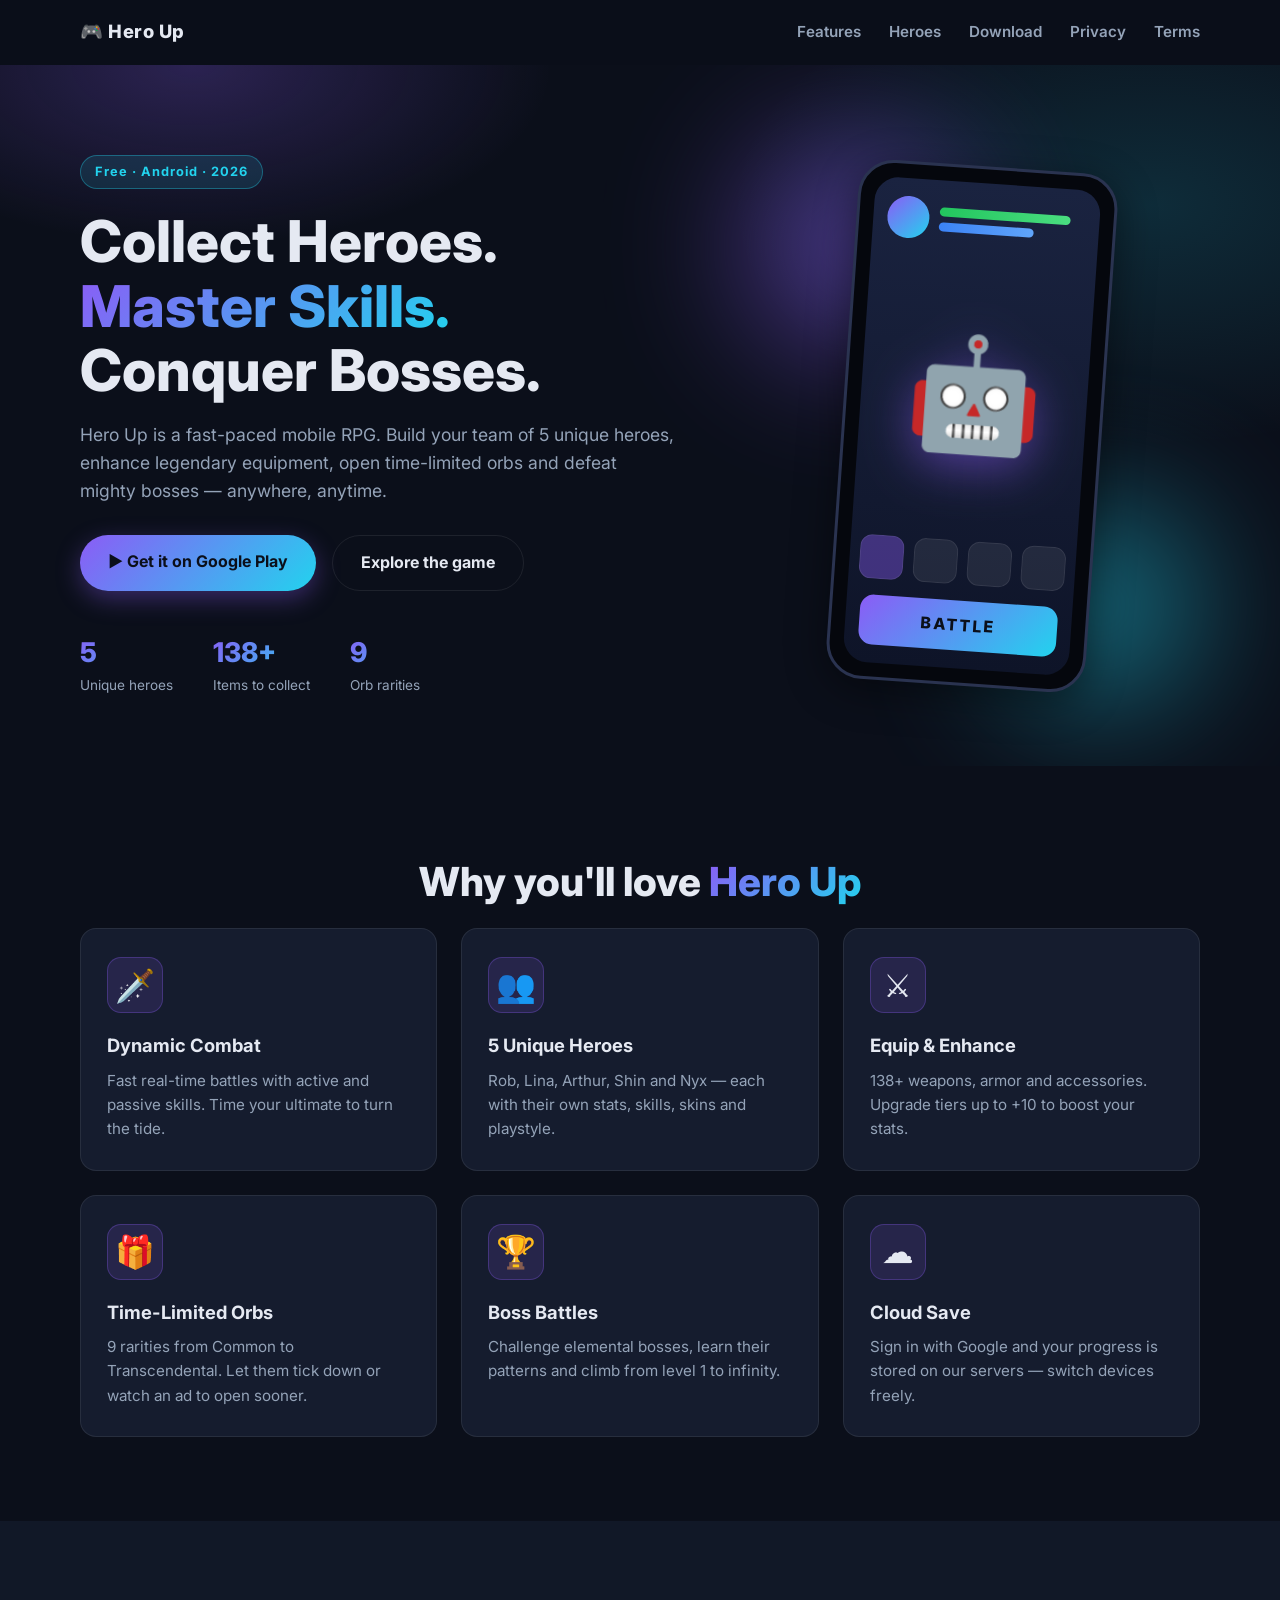
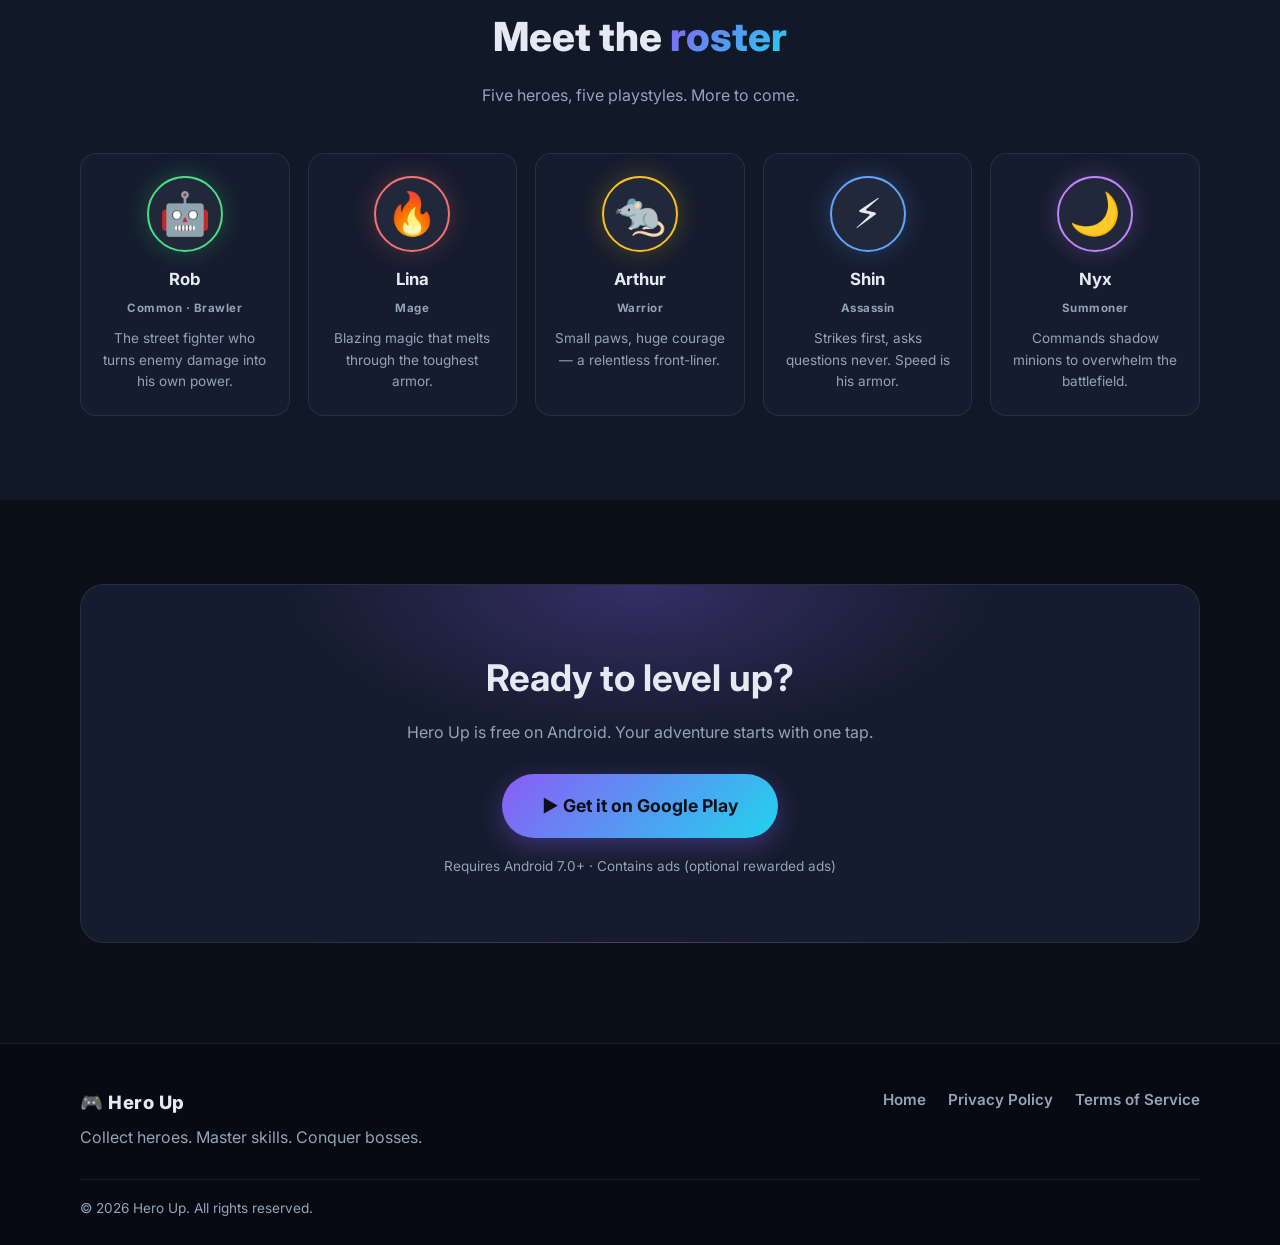
<file: index.html>
<!DOCTYPE html>
<html lang="en">
<head>
  <meta charset="UTF-8">
  <meta name="viewport" content="width=device-width, initial-scale=1.0">
  <title>Hero Up — Collect Heroes. Master Skills. Conquer Bosses.</title>
  <meta name="description" content="Hero Up is a free mobile RPG. Collect 5 unique heroes, master their skills, enhance equipment and take down mighty bosses. Play free on Android.">
  <meta property="og:title" content="Hero Up — Mobile RPG">
  <meta property="og:description" content="Collect heroes. Master skills. Conquer bosses. Free on Android.">
  <meta property="og:type" content="website">
  <link rel="icon" href="data:image/svg+xml,<svg xmlns='http://www.w3.org/2000/svg' viewBox='0 0 100 100'><text y='.9em' font-size='90'>🎮</text></svg>">
  <link rel="preconnect" href="https://fonts.googleapis.com">
  <link href="https://fonts.googleapis.com/css2?family=Inter:wght@400;600;700;800&display=swap" rel="stylesheet">
  <link rel="stylesheet" href="css/style.css">
</head>
<body>

<header class="site-header">
  <nav class="nav container">
    <a class="brand" href="index.html">🎮 Hero&nbsp;Up</a>
    <button class="nav-toggle" aria-label="Open menu">☰</button>
    <ul class="nav-links">
      <li><a href="#features">Features</a></li>
      <li><a href="#heroes">Heroes</a></li>
      <li><a href="#download">Download</a></li>
      <li><a href="privacy-policy.html">Privacy</a></li>
      <li><a href="terms-of-service.html">Terms</a></li>
    </ul>
  </nav>
</header>

<main>

  <!-- ===== HERO ===== -->
  <section class="hero">
    <div class="container hero-grid">
      <div class="hero-copy">
        <span class="badge">Free · Android · 2026</span>
        <h1>Collect Heroes.<br><span class="grad-text">Master Skills.</span><br>Conquer Bosses.</h1>
        <p class="lead">Hero Up is a fast-paced mobile RPG. Build your team of 5 unique heroes,
          enhance legendary equipment, open time-limited orbs and defeat mighty bosses —
          anywhere, anytime.</p>
        <div class="cta-row">
          <a class="btn btn-primary" href="https://play.google.com/store/apps/details?id=com.hero.up" target="_blank" rel="noopener">▶ Get it on Google Play</a>
          <a class="btn btn-ghost" href="#features">Explore the game</a>
        </div>
        <ul class="hero-stats">
          <li><strong>5</strong><span>Unique heroes</span></li>
          <li><strong>138+</strong><span>Items to collect</span></li>
          <li><strong>9</strong><span>Orb rarities</span></li>
        </ul>
      </div>
      <div class="hero-visual" aria-hidden="true">
        <div class="phone">
          <div class="phone-screen">
            <div class="mock-hud"><span class="mock-avatar"></span>
              <span class="mock-bars"><i></i><i></i></span>
            </div>
            <div class="mock-hero">🤖</div>
            <div class="mock-skillbar"><i></i><i></i><i></i><i></i></div>
            <div class="mock-btn">BATTLE</div>
          </div>
        </div>
        <div class="glow glow-1"></div>
        <div class="glow glow-2"></div>
      </div>
    </div>
  </section>

  <!-- ===== FEATURES ===== -->
  <section id="features" class="section">
    <div class="container">
      <h2 class="section-title">Why you'll love <span class="grad-text">Hero Up</span></h2>
      <div class="features-grid">
        <article class="card">
          <div class="card-icon">🗡️</div>
          <h3>Dynamic Combat</h3>
          <p>Fast real-time battles with active and passive skills. Time your ultimate to turn the tide.</p>
        </article>
        <article class="card">
          <div class="card-icon">👥</div>
          <h3>5 Unique Heroes</h3>
          <p>Rob, Lina, Arthur, Shin and Nyx — each with their own stats, skills, skins and playstyle.</p>
        </article>
        <article class="card">
          <div class="card-icon">⚔️</div>
          <h3>Equip &amp; Enhance</h3>
          <p>138+ weapons, armor and accessories. Upgrade tiers up to +10 to boost your stats.</p>
        </article>
        <article class="card">
          <div class="card-icon">🎁</div>
          <h3>Time-Limited Orbs</h3>
          <p>9 rarities from Common to Transcendental. Let them tick down or watch an ad to open sooner.</p>
        </article>
        <article class="card">
          <div class="card-icon">🏆</div>
          <h3>Boss Battles</h3>
          <p>Challenge elemental bosses, learn their patterns and climb from level 1 to infinity.</p>
        </article>
        <article class="card">
          <div class="card-icon">☁️</div>
          <h3>Cloud Save</h3>
          <p>Sign in with Google and your progress is stored on our servers — switch devices freely.</p>
        </article>
      </div>
    </div>
  </section>

  <!-- ===== HEROES ===== -->
  <section id="heroes" class="section section-alt">
    <div class="container">
      <h2 class="section-title">Meet the <span class="grad-text">roster</span></h2>
      <p class="section-sub">Five heroes, five playstyles. More to come.</p>
      <div class="heroes-grid">
        <article class="hero-card c-rob"><div class="hero-face">🤖</div>
          <h3>Rob</h3><span class="rarity">Common · Brawler</span>
          <p>The street fighter who turns enemy damage into his own power.</p></article>
        <article class="hero-card c-lina"><div class="hero-face">🔥</div>
          <h3>Lina</h3><span class="rarity">Mage</span>
          <p>Blazing magic that melts through the toughest armor.</p></article>
        <article class="hero-card c-arthur"><div class="hero-face">🐀</div>
          <h3>Arthur</h3><span class="rarity">Warrior</span>
          <p>Small paws, huge courage — a relentless front-liner.</p></article>
        <article class="hero-card c-shin"><div class="hero-face">⚡</div>
          <h3>Shin</h3><span class="rarity">Assassin</span>
          <p>Strikes first, asks questions never. Speed is his armor.</p></article>
        <article class="hero-card c-nyx"><div class="hero-face">🌙</div>
          <h3>Nyx</h3><span class="rarity">Summoner</span>
          <p>Commands shadow minions to overwhelm the battlefield.</p></article>
      </div>
    </div>
  </section>

  <!-- ===== DOWNLOAD ===== -->
  <section id="download" class="section download">
    <div class="container download-box">
      <h2>Ready to level up?</h2>
      <p>Hero Up is free on Android. Your adventure starts with one tap.</p>
      <a class="btn btn-primary btn-lg" href="https://play.google.com/store/apps/details?id=com.hero.up" target="_blank" rel="noopener">▶ Get it on Google Play</a>
      <p class="muted small">Requires Android 7.0+ · Contains ads (optional rewarded ads)</p>
    </div>
  </section>

</main>

<footer class="site-footer">
  <div class="container footer-grid">
    <div>
      <div class="brand">🎮 Hero&nbsp;Up</div>
      <p class="muted">Collect heroes. Master skills. Conquer bosses.</p>
    </div>
    <nav class="footer-links">
      <a href="index.html">Home</a>
      <a href="privacy-policy.html">Privacy Policy</a>
      <a href="terms-of-service.html">Terms of Service</a>
    </nav>
  </div>
  <div class="container footer-bottom">
    <span>© 2026 Hero Up. All rights reserved.</span>
  </div>
</footer>

<script src="js/main.js"></script>
</body>
</html>
</file>
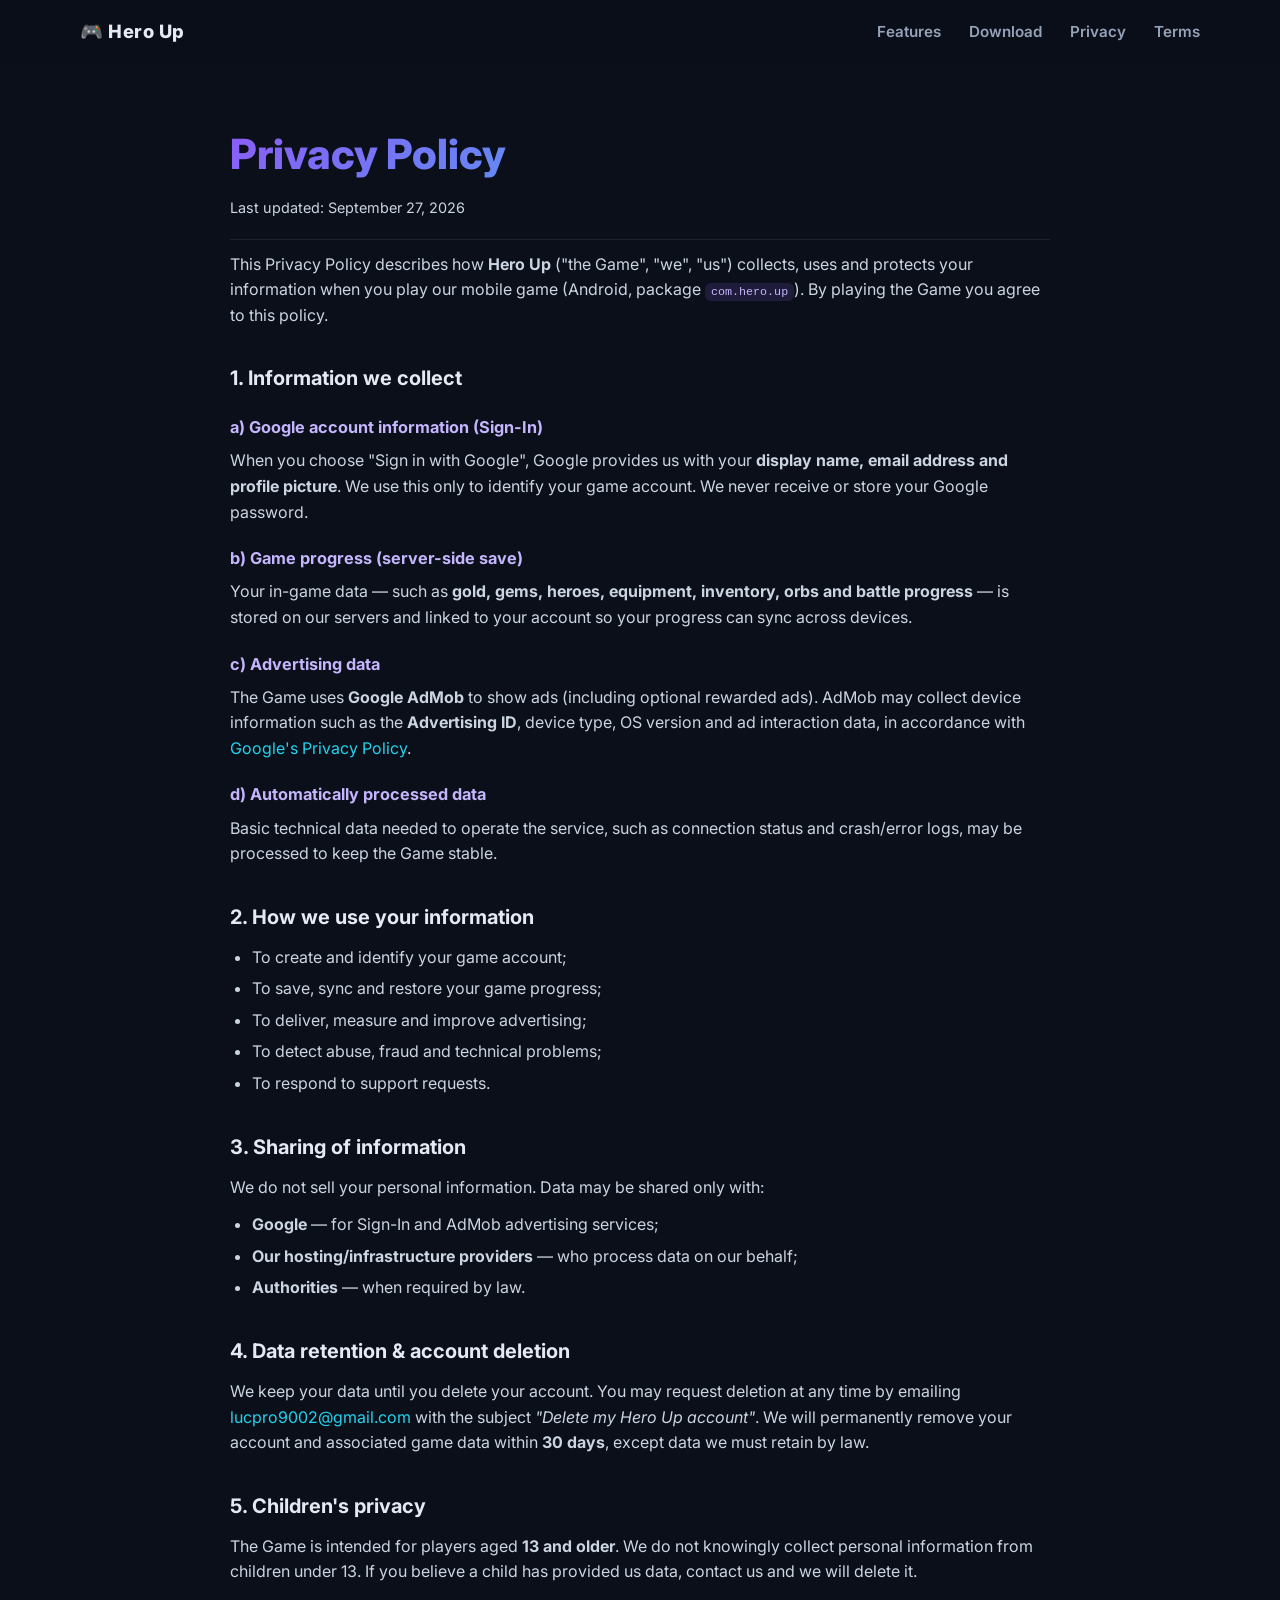
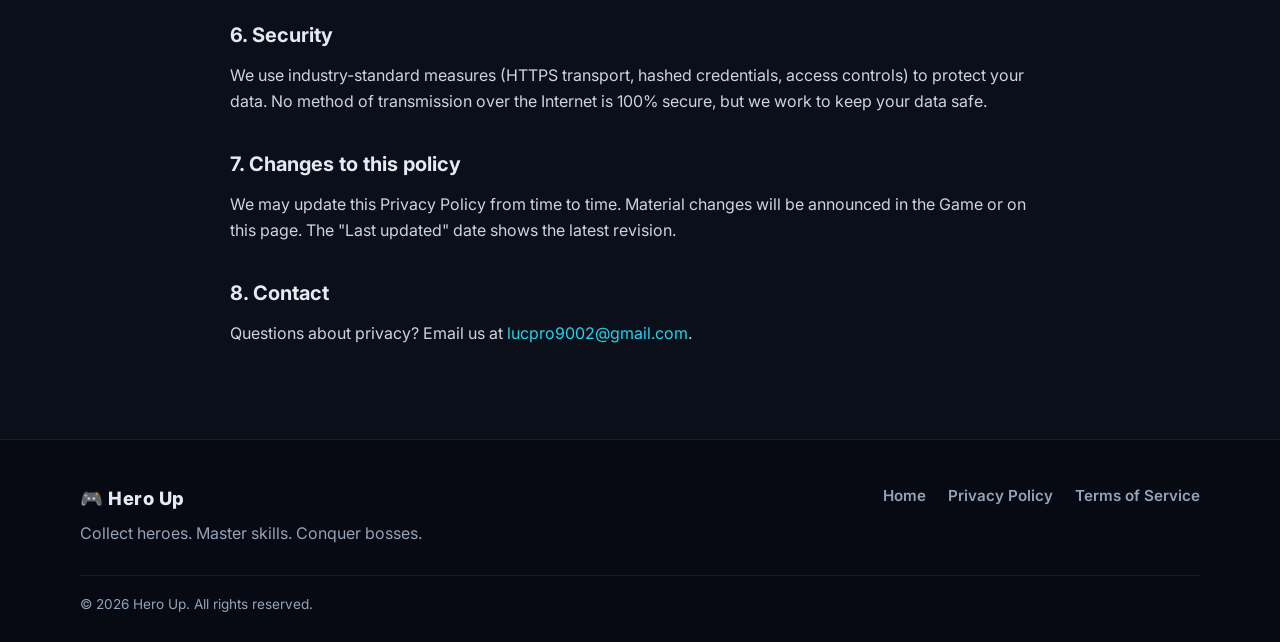
<file: privacy-policy.html>
<!DOCTYPE html>
<html lang="en">
<head>
  <meta charset="UTF-8">
  <meta name="viewport" content="width=device-width, initial-scale=1.0">
  <title>Privacy Policy — Hero Up</title>
  <meta name="description" content="Privacy Policy for the Hero Up mobile game.">
  <link rel="icon" href="data:image/svg+xml,<svg xmlns='http://www.w3.org/2000/svg' viewBox='0 0 100 100'><text y='.9em' font-size='90'>🎮</text></svg>">
  <link rel="preconnect" href="https://fonts.googleapis.com">
  <link href="https://fonts.googleapis.com/css2?family=Inter:wght@400;600;700;800&display=swap" rel="stylesheet">
  <link rel="stylesheet" href="css/style.css">
</head>
<body>

<header class="site-header">
  <nav class="nav container">
    <a class="brand" href="index.html">🎮 Hero&nbsp;Up</a>
    <button class="nav-toggle" aria-label="Open menu">☰</button>
    <ul class="nav-links">
      <li><a href="index.html#features">Features</a></li>
      <li><a href="index.html#download">Download</a></li>
      <li><a href="privacy-policy.html">Privacy</a></li>
      <li><a href="terms-of-service.html">Terms</a></li>
    </ul>
  </nav>
</header>

<main class="legal-page">
  <div class="container legal-container">
    <h1>Privacy Policy</h1>
    <p class="legal-updated">Last updated: September 27, 2026</p>

    <p>This Privacy Policy describes how <strong>Hero Up</strong> ("the Game", "we", "us")
    collects, uses and protects your information when you play our mobile game
    (Android, package <code>com.hero.up</code>). By playing the Game you agree to this policy.</p>

    <h2>1. Information we collect</h2>
    <h3>a) Google account information (Sign-In)</h3>
    <p>When you choose "Sign in with Google", Google provides us with your
    <strong>display name, email address and profile picture</strong>. We use this only to
    identify your game account. We never receive or store your Google password.</p>

    <h3>b) Game progress (server-side save)</h3>
    <p>Your in-game data — such as <strong>gold, gems, heroes, equipment, inventory,
    orbs and battle progress</strong> — is stored on our servers and linked to your account
    so your progress can sync across devices.</p>

    <h3>c) Advertising data</h3>
    <p>The Game uses <strong>Google AdMob</strong> to show ads (including optional rewarded ads).
    AdMob may collect device information such as the <strong>Advertising ID</strong>, device type,
    OS version and ad interaction data, in accordance with
    <a href="https://policies.google.com/privacy" target="_blank" rel="noopener">Google's Privacy Policy</a>.</p>

    <h3>d) Automatically processed data</h3>
    <p>Basic technical data needed to operate the service, such as connection status
    and crash/error logs, may be processed to keep the Game stable.</p>

    <h2>2. How we use your information</h2>
    <ul>
      <li>To create and identify your game account;</li>
      <li>To save, sync and restore your game progress;</li>
      <li>To deliver, measure and improve advertising;</li>
      <li>To detect abuse, fraud and technical problems;</li>
      <li>To respond to support requests.</li>
    </ul>

    <h2>3. Sharing of information</h2>
    <p>We do not sell your personal information. Data may be shared only with:</p>
    <ul>
      <li><strong>Google</strong> — for Sign-In and AdMob advertising services;</li>
      <li><strong>Our hosting/infrastructure providers</strong> — who process data on our behalf;</li>
      <li><strong>Authorities</strong> — when required by law.</li>
    </ul>

    <h2 id="data-deletion">4. Data retention &amp; account deletion</h2>
    <p>We keep your data until you delete your account. You may request deletion at any time by
    emailing <a href="mailto:lucpro9002@gmail.com">lucpro9002@gmail.com</a>
    with the subject <em>"Delete my Hero Up account"</em>. We will permanently remove your account
    and associated game data within <strong>30 days</strong>, except data we must retain by law.</p>

    <h2>5. Children's privacy</h2>
    <p>The Game is intended for players aged <strong>13 and older</strong>. We do not knowingly
    collect personal information from children under 13. If you believe a child has provided us
    data, contact us and we will delete it.</p>

    <h2>6. Security</h2>
    <p>We use industry-standard measures (HTTPS transport, hashed credentials, access controls)
    to protect your data. No method of transmission over the Internet is 100% secure, but we work
    to keep your data safe.</p>

    <h2>7. Changes to this policy</h2>
    <p>We may update this Privacy Policy from time to time. Material changes will be announced
    in the Game or on this page. The "Last updated" date shows the latest revision.</p>

    <h2>8. Contact</h2>
    <p>Questions about privacy? Email us at
    <a href="mailto:lucpro9002@gmail.com">lucpro9002@gmail.com</a>.</p>
  </div>
</main>

<footer class="site-footer">
  <div class="container footer-grid">
    <div>
      <div class="brand">🎮 Hero&nbsp;Up</div>
      <p class="muted">Collect heroes. Master skills. Conquer bosses.</p>
    </div>
    <nav class="footer-links">
      <a href="index.html">Home</a>
      <a href="privacy-policy.html">Privacy Policy</a>
      <a href="terms-of-service.html">Terms of Service</a>
    </nav>
  </div>
  <div class="container footer-bottom">
    <span>© 2026 Hero Up. All rights reserved.</span>
  </div>
</footer>

<script src="js/main.js"></script>
</body>
</html>
</file>
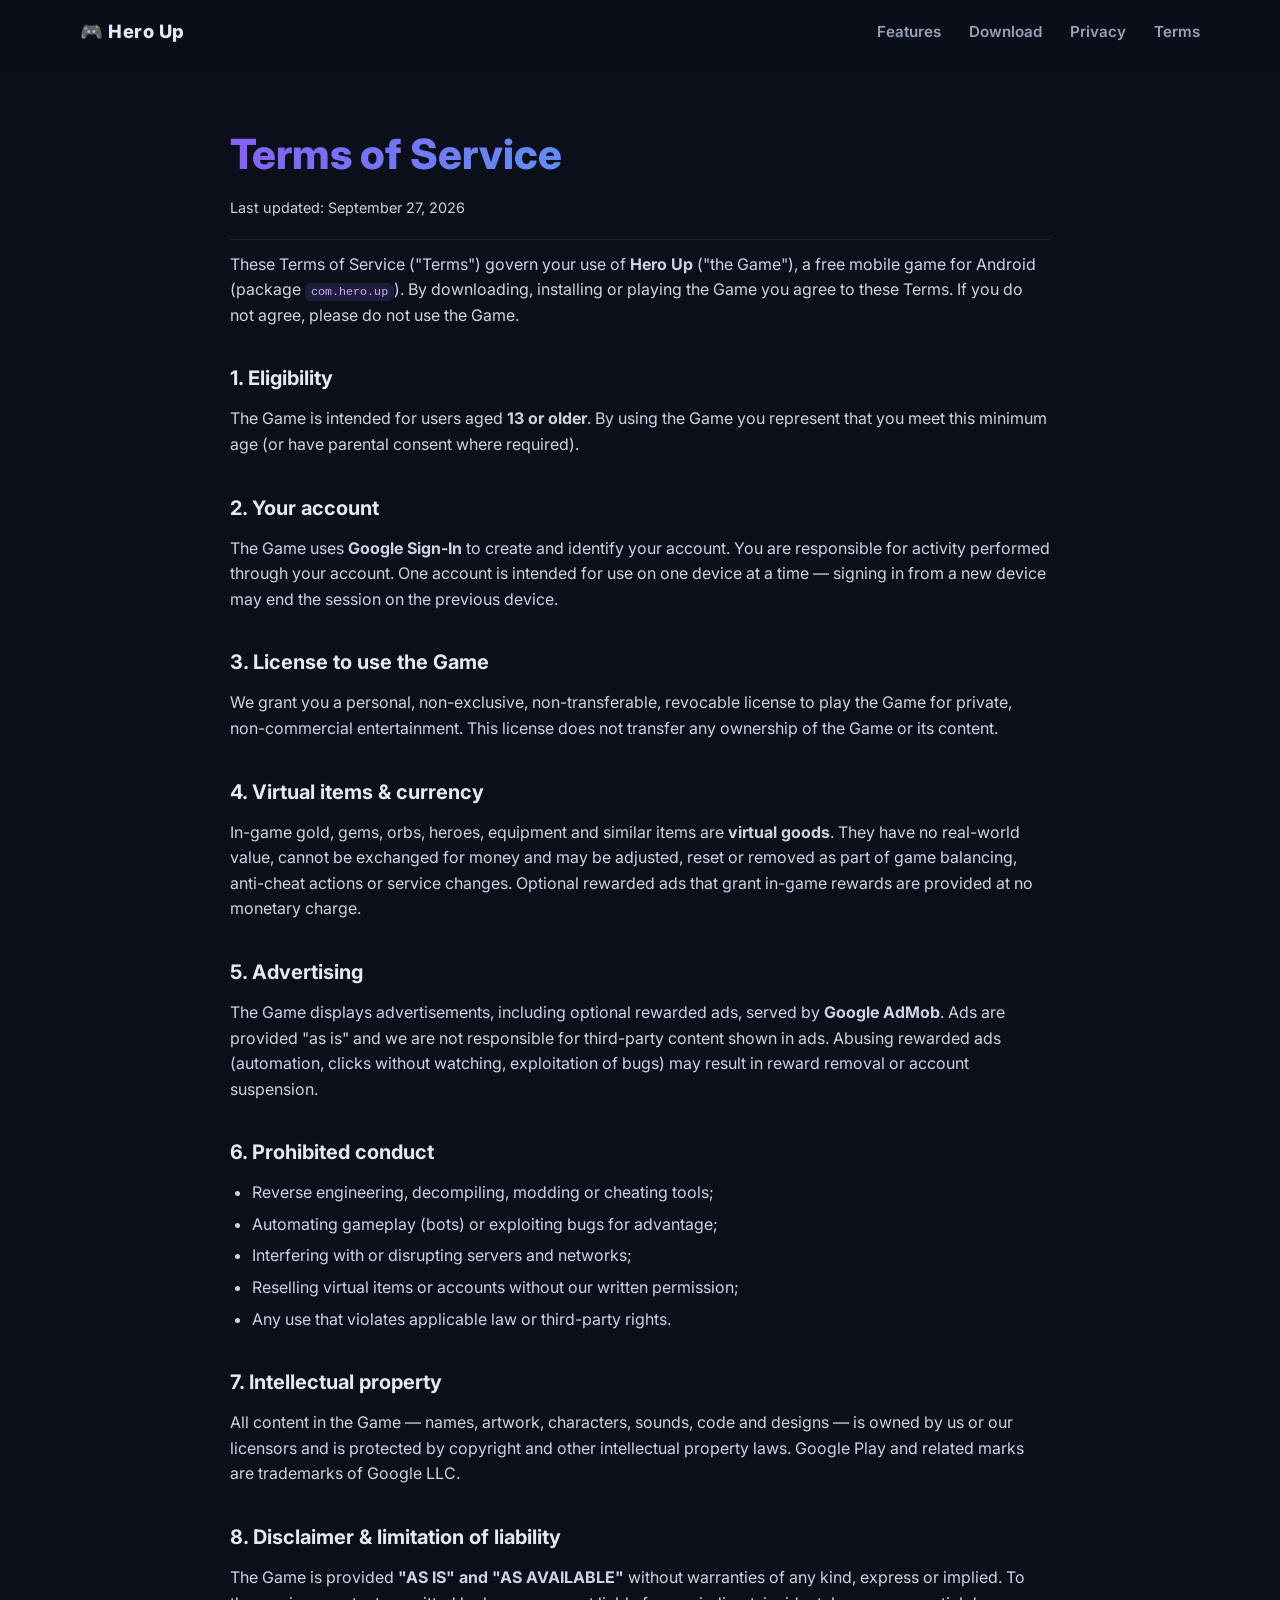
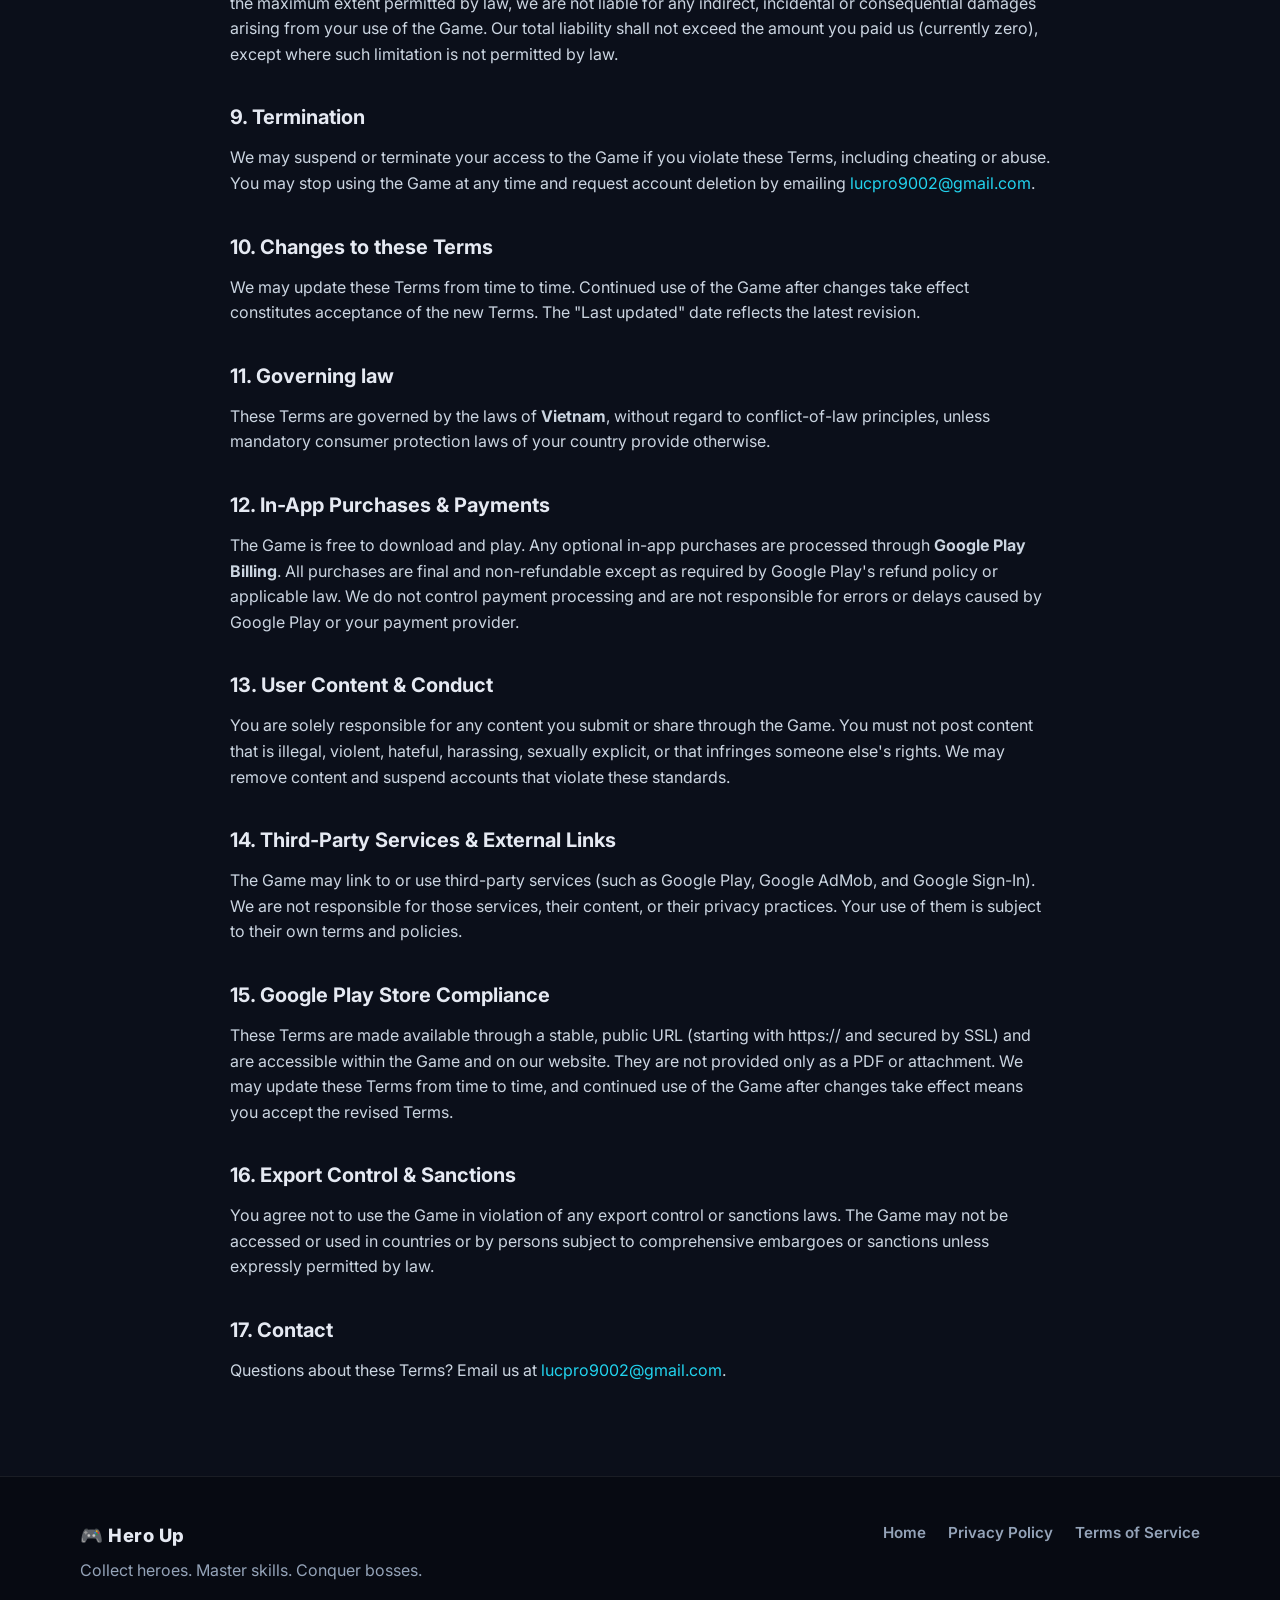
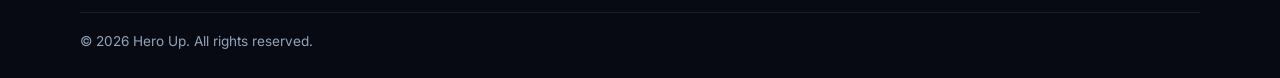
<file: terms-of-service.html>
<!DOCTYPE html>
<html lang="en">
<head>
  <meta charset="UTF-8">
  <meta name="viewport" content="width=device-width, initial-scale=1.0">
  <title>Terms of Service — Hero Up</title>
  <meta name="description" content="Terms of Service for the Hero Up mobile game.">
  <link rel="icon" href="data:image/svg+xml,<svg xmlns='http://www.w3.org/2000/svg' viewBox='0 0 100 100'><text y='.9em' font-size='90'>🎮</text></svg>">
  <link rel="preconnect" href="https://fonts.googleapis.com">
  <link href="https://fonts.googleapis.com/css2?family=Inter:wght@400;600;700;800&display=swap" rel="stylesheet">
  <link rel="stylesheet" href="css/style.css">
</head>
<body>

<header class="site-header">
  <nav class="nav container">
    <a class="brand" href="index.html">🎮 Hero&nbsp;Up</a>
    <button class="nav-toggle" aria-label="Open menu">☰</button>
    <ul class="nav-links">
      <li><a href="index.html#features">Features</a></li>
      <li><a href="index.html#download">Download</a></li>
      <li><a href="privacy-policy.html">Privacy</a></li>
      <li><a href="terms-of-service.html">Terms</a></li>
    </ul>
  </nav>
</header>

<main class="legal-page">
  <div class="container legal-container">
    <h1>Terms of Service</h1>
    <p class="legal-updated">Last updated: September 27, 2026</p>

    <p>These Terms of Service ("Terms") govern your use of <strong>Hero Up</strong>
    ("the Game"), a free mobile game for Android (package <code>com.hero.up</code>).
    By downloading, installing or playing the Game you agree to these Terms.
    If you do not agree, please do not use the Game.</p>

    <h2>1. Eligibility</h2>
    <p>The Game is intended for users aged <strong>13 or older</strong>. By using the Game
    you represent that you meet this minimum age (or have parental consent where required).</p>

    <h2>2. Your account</h2>
    <p>The Game uses <strong>Google Sign-In</strong> to create and identify your account.
    You are responsible for activity performed through your account. One account is intended
    for use on one device at a time — signing in from a new device may end the session on
    the previous device.</p>

    <h2>3. License to use the Game</h2>
    <p>We grant you a personal, non-exclusive, non-transferable, revocable license to play
    the Game for private, non-commercial entertainment. This license does not transfer any
    ownership of the Game or its content.</p>

    <h2>4. Virtual items &amp; currency</h2>
    <p>In-game gold, gems, orbs, heroes, equipment and similar items are <strong>virtual goods</strong>.
    They have no real-world value, cannot be exchanged for money and may be adjusted, reset or
    removed as part of game balancing, anti-cheat actions or service changes. Optional rewarded
    ads that grant in-game rewards are provided at no monetary charge.</p>

    <h2>5. Advertising</h2>
    <p>The Game displays advertisements, including optional rewarded ads, served by
    <strong>Google AdMob</strong>. Ads are provided "as is" and we are not responsible for
    third-party content shown in ads. Abusing rewarded ads (automation, clicks without
    watching, exploitation of bugs) may result in reward removal or account suspension.</p>

    <h2>6. Prohibited conduct</h2>
    <ul>
      <li>Reverse engineering, decompiling, modding or cheating tools;</li>
      <li>Automating gameplay (bots) or exploiting bugs for advantage;</li>
      <li>Interfering with or disrupting servers and networks;</li>
      <li>Reselling virtual items or accounts without our written permission;</li>
      <li>Any use that violates applicable law or third-party rights.</li>
    </ul>

    <h2>7. Intellectual property</h2>
    <p>All content in the Game — names, artwork, characters, sounds, code and designs —
    is owned by us or our licensors and is protected by copyright and other intellectual
    property laws. Google Play and related marks are trademarks of Google LLC.</p>

    <h2>8. Disclaimer &amp; limitation of liability</h2>
    <p>The Game is provided <strong>"AS IS" and "AS AVAILABLE"</strong> without warranties of
    any kind, express or implied. To the maximum extent permitted by law, we are not liable for
    any indirect, incidental or consequential damages arising from your use of the Game.
    Our total liability shall not exceed the amount you paid us (currently zero), except where
    such limitation is not permitted by law.</p>

    <h2>9. Termination</h2>
    <p>We may suspend or terminate your access to the Game if you violate these Terms, including
    cheating or abuse. You may stop using the Game at any time and request account deletion by
    emailing <a href="mailto:lucpro9002@gmail.com">lucpro9002@gmail.com</a>.</p>

    <h2>10. Changes to these Terms</h2>
    <p>We may update these Terms from time to time. Continued use of the Game after changes
    take effect constitutes acceptance of the new Terms. The "Last updated" date reflects the
    latest revision.</p>

    <h2>11. Governing law</h2>
    <p>These Terms are governed by the laws of <strong>Vietnam</strong>, without regard to
    conflict-of-law principles, unless mandatory consumer protection laws of your country
    provide otherwise.</p>

    <h2>12. In-App Purchases &amp; Payments</h2>
    <p>The Game is free to download and play. Any optional in-app purchases are processed
    through <strong>Google Play Billing</strong>. All purchases are final and non-refundable
    except as required by Google Play's refund policy or applicable law. We do not control
    payment processing and are not responsible for errors or delays caused by Google Play or
    your payment provider.</p>

    <h2>13. User Content &amp; Conduct</h2>
    <p>You are solely responsible for any content you submit or share through the Game. You
    must not post content that is illegal, violent, hateful, harassing, sexually explicit, or
    that infringes someone else's rights. We may remove content and suspend accounts that
    violate these standards.</p>

    <h2>14. Third-Party Services &amp; External Links</h2>
    <p>The Game may link to or use third-party services (such as Google Play, Google AdMob,
    and Google Sign-In). We are not responsible for those services, their content, or their
    privacy practices. Your use of them is subject to their own terms and policies.</p>

    <h2>15. Google Play Store Compliance</h2>
    <p>These Terms are made available through a stable, public URL (starting with https:// and
    secured by SSL) and are accessible within the Game and on our website. They are not
    provided only as a PDF or attachment. We may update these Terms from time to time, and
    continued use of the Game after changes take effect means you accept the revised Terms.</p>

    <h2>16. Export Control &amp; Sanctions</h2>
    <p>You agree not to use the Game in violation of any export control or sanctions laws.
    The Game may not be accessed or used in countries or by persons subject to comprehensive
    embargoes or sanctions unless expressly permitted by law.</p>

    <h2>17. Contact</h2>
    <p>Questions about these Terms? Email us at
    <a href="mailto:lucpro9002@gmail.com">lucpro9002@gmail.com</a>.</p>
  </div>
</main>

<footer class="site-footer">
  <div class="container footer-grid">
    <div>
      <div class="brand">🎮 Hero&nbsp;Up</div>
      <p class="muted">Collect heroes. Master skills. Conquer bosses.</p>
    </div>
    <nav class="footer-links">
      <a href="index.html">Home</a>
      <a href="privacy-policy.html">Privacy Policy</a>
      <a href="terms-of-service.html">Terms of Service</a>
    </nav>
  </div>
  <div class="container footer-bottom">
    <span>© 2026 Hero Up. All rights reserved.</span>
  </div>
</footer>

<script src="js/main.js"></script>
</body>
</html>
</file>
<file: css/style.css>
/* ============================================================
   Hero Up — official website stylesheet
   Dark gaming theme · Inter · gradient accents · responsive
   ============================================================ */

:root {
  --bg: #0b0f1a;
  --bg-soft: #111827;
  --bg-card: #151c2e;
  --border: rgba(255, 255, 255, 0.08);
  --text: #e5e9f2;
  --muted: #94a3b8;
  --accent: #8b5cf6;
  --accent-2: #22d3ee;
  --grad: linear-gradient(135deg, #8b5cf6 0%, #22d3ee 100%);
  --radius: 16px;
  --shadow: 0 10px 40px rgba(0, 0, 0, 0.45);
  --font: "Inter", system-ui, -apple-system, "Segoe UI", Roboto, sans-serif;
}

* { margin: 0; padding: 0; box-sizing: border-box; }

html { scroll-behavior: smooth; }

body {
  font-family: var(--font);
  background: var(--bg);
  color: var(--text);
  line-height: 1.6;
  -webkit-font-smoothing: antialiased;
}

img { max-width: 100%; display: block; }
a { color: var(--accent-2); text-decoration: none; }
a:hover { text-decoration: underline; }
code {
  background: rgba(139, 92, 246, 0.15);
  padding: 2px 6px; border-radius: 6px;
  font-size: 0.9em; color: #c4b5fd;
}

.container { width: min(1120px, 92%); margin-inline: auto; }

.muted { color: var(--muted); }
.small { font-size: 0.85rem; }

.grad-text {
  background: var(--grad);
  -webkit-background-clip: text;
  background-clip: text;
  color: transparent;
}

/* ===== Header / Nav ===== */
.site-header {
  position: sticky; top: 0; z-index: 50;
  background: rgba(11, 15, 26, 0.85);
  backdrop-filter: blur(12px);
  border-bottom: 1px solid transparent;
  transition: border-color 0.2s, box-shadow 0.2s;
}
.site-header.scrolled {
  border-bottom-color: var(--border);
  box-shadow: 0 6px 24px rgba(0, 0, 0, 0.35);
}

.nav {
  display: flex; align-items: center; justify-content: space-between;
  height: 64px;
}
.brand {
  font-weight: 800; font-size: 1.15rem; color: var(--text);
  letter-spacing: 0.5px;
}
.brand:hover { text-decoration: none; }

.nav-links {
  display: flex; gap: 28px; list-style: none; align-items: center;
}
.nav-links a {
  color: var(--muted); font-weight: 600; font-size: 0.95rem;
  transition: color 0.15s;
}
.nav-links a:hover { color: var(--text); text-decoration: none; }

.nav-toggle {
  display: none;
  background: none; border: 0; color: var(--text);
  font-size: 1.5rem; cursor: pointer;
}

/* ===== Buttons ===== */
.btn {
  display: inline-block;
  padding: 14px 28px;
  border-radius: 999px;
  font-weight: 700; font-size: 1rem;
  cursor: pointer; border: 0;
  transition: transform 0.15s, box-shadow 0.15s, background 0.15s;
}
.btn:hover { transform: translateY(-2px); text-decoration: none; }
.btn-primary {
  background: var(--grad);
  color: #0b0f1a;
  box-shadow: 0 8px 24px rgba(139, 92, 246, 0.35);
}
.btn-primary:hover { box-shadow: 0 12px 32px rgba(34, 211, 238, 0.35); }
.btn-ghost {
  background: transparent;
  color: var(--text);
  border: 1px solid var(--border);
}
.btn-ghost:hover { background: rgba(255, 255, 255, 0.06); }
.btn-lg { padding: 18px 40px; font-size: 1.1rem; }

/* ===== Hero ===== */
.hero {
  position: relative;
  padding: 90px 0 70px;
  overflow: hidden;
  background:
    radial-gradient(600px 300px at 15% 0%, rgba(139, 92, 246, 0.25), transparent 60%),
    radial-gradient(700px 400px at 90% 20%, rgba(34, 211, 238, 0.15), transparent 60%);
}
.hero-grid {
  display: grid;
  grid-template-columns: 1.15fr 0.85fr;
  gap: 48px;
  align-items: center;
}
.badge {
  display: inline-block;
  font-size: 0.8rem; font-weight: 700;
  color: var(--accent-2);
  background: rgba(34, 211, 238, 0.12);
  border: 1px solid rgba(34, 211, 238, 0.35);
  padding: 6px 14px; border-radius: 999px;
  margin-bottom: 20px; letter-spacing: 1px;
}
.hero h1 {
  font-size: clamp(2.4rem, 5vw, 3.6rem);
  line-height: 1.12; font-weight: 800;
  margin-bottom: 18px;
}
.lead {
  color: var(--muted);
  font-size: 1.1rem;
  max-width: 54ch;
  margin-bottom: 30px;
}
.cta-row { display: flex; gap: 16px; flex-wrap: wrap; margin-bottom: 40px; }

.hero-stats { display: flex; gap: 40px; list-style: none; }
.hero-stats li { display: flex; flex-direction: column; }
.hero-stats strong {
  font-size: 1.7rem; font-weight: 800;
  background: var(--grad);
  -webkit-background-clip: text; background-clip: text; color: transparent;
}
.hero-stats span { color: var(--muted); font-size: 0.85rem; }

/* --- Phone mockup (pure CSS) --- */
.hero-visual { position: relative; display: flex; justify-content: center; }
.phone {
  position: relative; z-index: 2;
  width: 260px; height: 520px;
  background: #05070d;
  border: 3px solid #2a3350;
  border-radius: 36px;
  padding: 14px;
  box-shadow: var(--shadow);
  transform: rotate(4deg);
}
.phone-screen {
  height: 100%;
  border-radius: 24px;
  background: linear-gradient(180deg, #1a2340 0%, #0e1428 100%);
  display: flex; flex-direction: column;
  align-items: center;
  padding: 18px 14px;
  gap: 16px;
}
.mock-hud { width: 100%; display: flex; align-items: center; gap: 10px; }
.mock-avatar {
  width: 42px; height: 42px; border-radius: 50%;
  background: var(--grad); flex-shrink: 0;
}
.mock-bars { display: flex; flex-direction: column; gap: 6px; flex: 1; }
.mock-bars i { height: 9px; border-radius: 6px; display: block; }
.mock-bars i:nth-child(1) { background: linear-gradient(90deg, #22c55e, #4ade80); width: 90%; }
.mock-bars i:nth-child(2) { background: linear-gradient(90deg, #3b82f6, #60a5fa); width: 65%; }
.mock-hero {
  font-size: 110px;
  filter: drop-shadow(0 12px 24px rgba(139, 92, 246, 0.5));
  margin: auto 0;
}
.mock-skillbar { display: flex; gap: 10px; }
.mock-skillbar i {
  width: 44px; height: 44px; border-radius: 12px;
  background: rgba(255, 255, 255, 0.08);
  border: 1px solid var(--border);
  display: block;
}
.mock-skillbar i:nth-child(1) { background: rgba(139, 92, 246, 0.4); }
.mock-btn {
  width: 100%; text-align: center;
  padding: 12px; border-radius: 14px;
  background: var(--grad);
  color: #0b0f1a; font-weight: 800; letter-spacing: 2px;
}
.glow {
  position: absolute; border-radius: 50%;
  filter: blur(70px); opacity: 0.5; z-index: 1;
}
.glow-1 { width: 220px; height: 220px; background: #8b5cf6; top: -30px; left: 0; }
.glow-2 { width: 200px; height: 200px; background: #22d3ee; bottom: -20px; right: 0; }

/* ===== Generic sections ===== */
.section { padding: 84px 0; }
.section-alt { background: var(--bg-soft); }
.section-title {
  text-align: center;
  font-size: clamp(1.8rem, 3.4vw, 2.5rem);
  font-weight: 800;
  margin-bottom: 14px;
}
.section-sub {
  text-align: center;
  color: var(--muted);
  margin-bottom: 44px;
}

/* ===== Feature cards ===== */
.features-grid {
  display: grid;
  grid-template-columns: repeat(3, 1fr);
  gap: 24px;
}
.card {
  background: var(--bg-card);
  border: 1px solid var(--border);
  border-radius: var(--radius);
  padding: 28px 26px;
  transition: transform 0.2s, border-color 0.2s, box-shadow 0.2s;
}
.card:hover {
  transform: translateY(-6px);
  border-color: rgba(139, 92, 246, 0.5);
  box-shadow: 0 16px 40px rgba(0, 0, 0, 0.45);
}
.card-icon {
  font-size: 2rem;
  width: 56px; height: 56px;
  display: grid; place-items: center;
  border-radius: 14px;
  background: rgba(139, 92, 246, 0.14);
  border: 1px solid rgba(139, 92, 246, 0.3);
  margin-bottom: 18px;
}
.card h3 { font-size: 1.15rem; margin-bottom: 8px; }
.card p { color: var(--muted); font-size: 0.95rem; }

/* ===== Heroes ===== */
.heroes-grid {
  display: grid;
  grid-template-columns: repeat(5, 1fr);
  gap: 18px;
}
.hero-card {
  background: var(--bg-card);
  border: 1px solid var(--border);
  border-radius: var(--radius);
  padding: 22px 18px;
  text-align: center;
  transition: transform 0.2s, border-color 0.2s;
}
.hero-card:hover { transform: translateY(-6px); border-color: rgba(34, 211, 238, 0.5); }
.hero-face {
  font-size: 2.6rem;
  width: 76px; height: 76px;
  margin: 0 auto 14px;
  display: grid; place-items: center;
  border-radius: 50%;
  background: rgba(255, 255, 255, 0.05);
  border: 2px solid var(--border);
}
.hero-card h3 { font-size: 1.05rem; margin-bottom: 2px; }
.rarity {
  display: inline-block;
  font-size: 0.72rem; font-weight: 700; letter-spacing: 0.5px;
  color: var(--muted);
  margin-bottom: 10px;
}
.hero-card p { font-size: 0.85rem; color: var(--muted); }

.c-rob .hero-face { border-color: #4ade80; box-shadow: 0 0 24px rgba(74, 222, 128, 0.25); }
.c-lina .hero-face { border-color: #f87171; box-shadow: 0 0 24px rgba(248, 113, 113, 0.25); }
.c-arthur .hero-face { border-color: #fbbf24; box-shadow: 0 0 24px rgba(251, 191, 36, 0.25); }
.c-shin .hero-face { border-color: #60a5fa; box-shadow: 0 0 24px rgba(96, 165, 250, 0.25); }
.c-nyx .hero-face { border-color: #c084fc; box-shadow: 0 0 24px rgba(192, 132, 252, 0.25); }

/* ===== Download CTA ===== */
.download { padding-bottom: 100px; }
.download-box {
  text-align: center;
  background:
    radial-gradient(500px 220px at 50% 0%, rgba(139, 92, 246, 0.28), transparent 70%),
    var(--bg-card);
  border: 1px solid var(--border);
  border-radius: 24px;
  padding: 64px 24px;
}
.download-box h2 { font-size: clamp(1.7rem, 3vw, 2.3rem); margin-bottom: 12px; }
.download-box p { color: var(--muted); margin-bottom: 28px; }
.download-box .small { margin-top: 18px; margin-bottom: 0; }

/* ===== Legal pages (privacy / terms) ===== */
.legal-page { padding: 56px 0 80px; }
.legal-container { max-width: 820px; }
.legal-container h1 {
  font-size: clamp(1.9rem, 3.6vw, 2.6rem);
  font-weight: 800;
  margin-bottom: 8px;
  background: var(--grad);
  -webkit-background-clip: text; background-clip: text; color: transparent;
}
.legal-updated {
  color: var(--muted);
  font-size: 0.9rem;
  margin-bottom: 32px;
  padding-bottom: 20px;
  border-bottom: 1px solid var(--border);
}
.legal-container h2 {
  font-size: 1.25rem;
  margin: 34px 0 12px;
  color: var(--text);
}
.legal-container h3 {
  font-size: 1.02rem;
  margin: 20px 0 8px;
  color: #c4b5fd;
}
.legal-container p { color: #cbd5e1; margin-bottom: 12px; }
.legal-container ul {
  margin: 0 0 14px 22px;
  color: #cbd5e1;
}
.legal-container li { margin-bottom: 6px; }

/* ===== Footer ===== */
.site-footer {
  background: #070a12;
  border-top: 1px solid var(--border);
  padding-top: 44px;
  margin-top: auto;
}
.footer-grid {
  display: flex; justify-content: space-between;
  align-items: flex-start; gap: 24px;
  flex-wrap: wrap;
  padding-bottom: 28px;
}
.site-footer .brand { margin-bottom: 8px; }
.footer-links { display: flex; gap: 22px; flex-wrap: wrap; }
.footer-links a {
  color: var(--muted); font-size: 0.95rem; font-weight: 600;
}
.footer-links a:hover { color: var(--text); text-decoration: none; }
.footer-bottom {
  border-top: 1px solid var(--border);
  padding: 18px 0 26px;
  color: var(--muted);
  font-size: 0.85rem;
}

/* ===== Responsive ===== */
@media (max-width: 980px) {
  .features-grid { grid-template-columns: repeat(2, 1fr); }
  .heroes-grid { grid-template-columns: repeat(3, 1fr); }
}

@media (max-width: 820px) {
  .hero { padding: 60px 0 50px; }
  .hero-grid { grid-template-columns: 1fr; gap: 36px; }
  .hero-visual { order: -1; }
  .phone { transform: rotate(0deg); width: 230px; height: 460px; }
  .mock-hero { font-size: 88px; }
  .hero-stats { gap: 26px; }
  .nav-toggle { display: block; }
  .nav-links {
    display: none;
    position: absolute; top: 64px; left: 0; right: 0;
    flex-direction: column; gap: 0;
    background: rgba(11, 15, 26, 0.98);
    border-bottom: 1px solid var(--border);
    padding: 8px 4%;
  }
  .nav-links.open { display: flex; }
  .nav-links li { width: 100%; }
  .nav-links a {
    display: block;
    padding: 14px 0;
    border-bottom: 1px solid var(--border);
  }
  .nav-links li:last-child a { border-bottom: 0; }
  .section { padding: 62px 0; }
}

@media (max-width: 560px) {
  .features-grid { grid-template-columns: 1fr; }
  .heroes-grid { grid-template-columns: repeat(2, 1fr); }
  .cta-row .btn { width: 100%; text-align: center; }
  .download-box { padding: 44px 18px; }
  .legal-container h2 { font-size: 1.12rem; }
}
</file>
